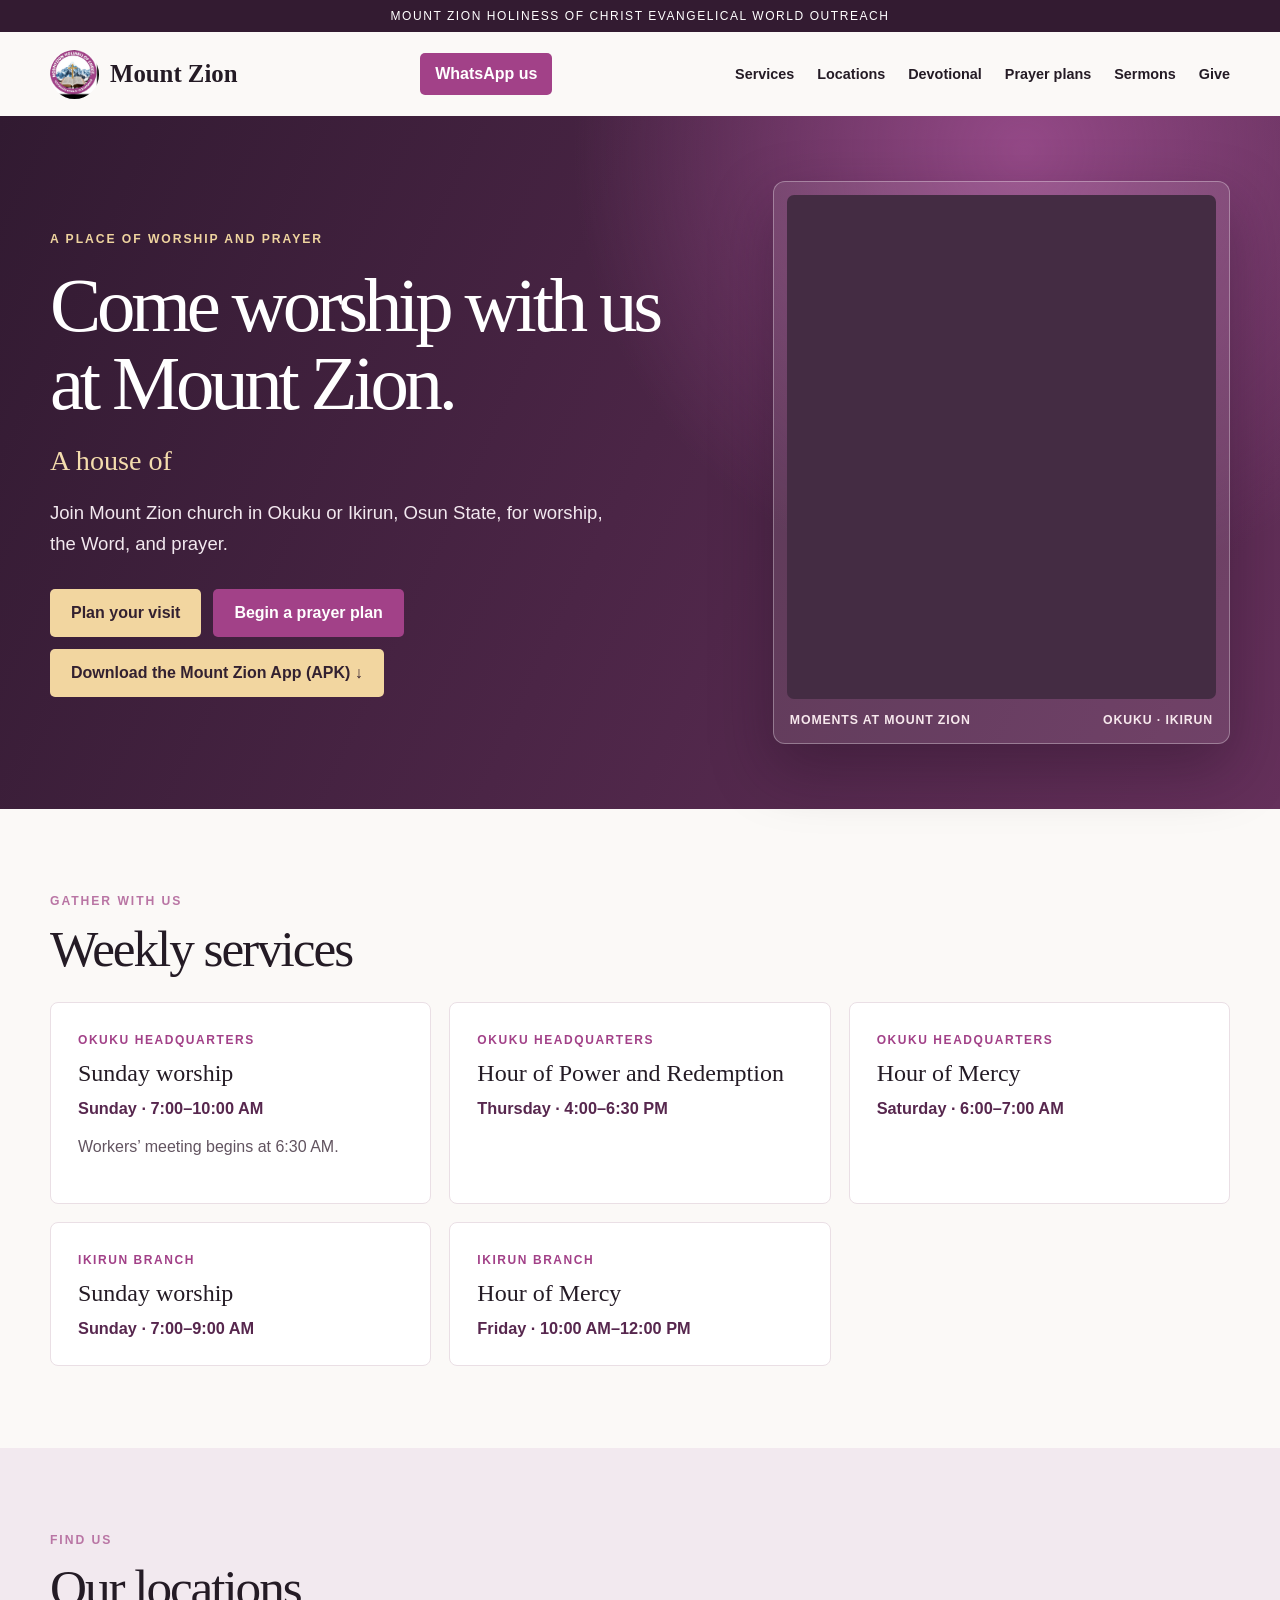
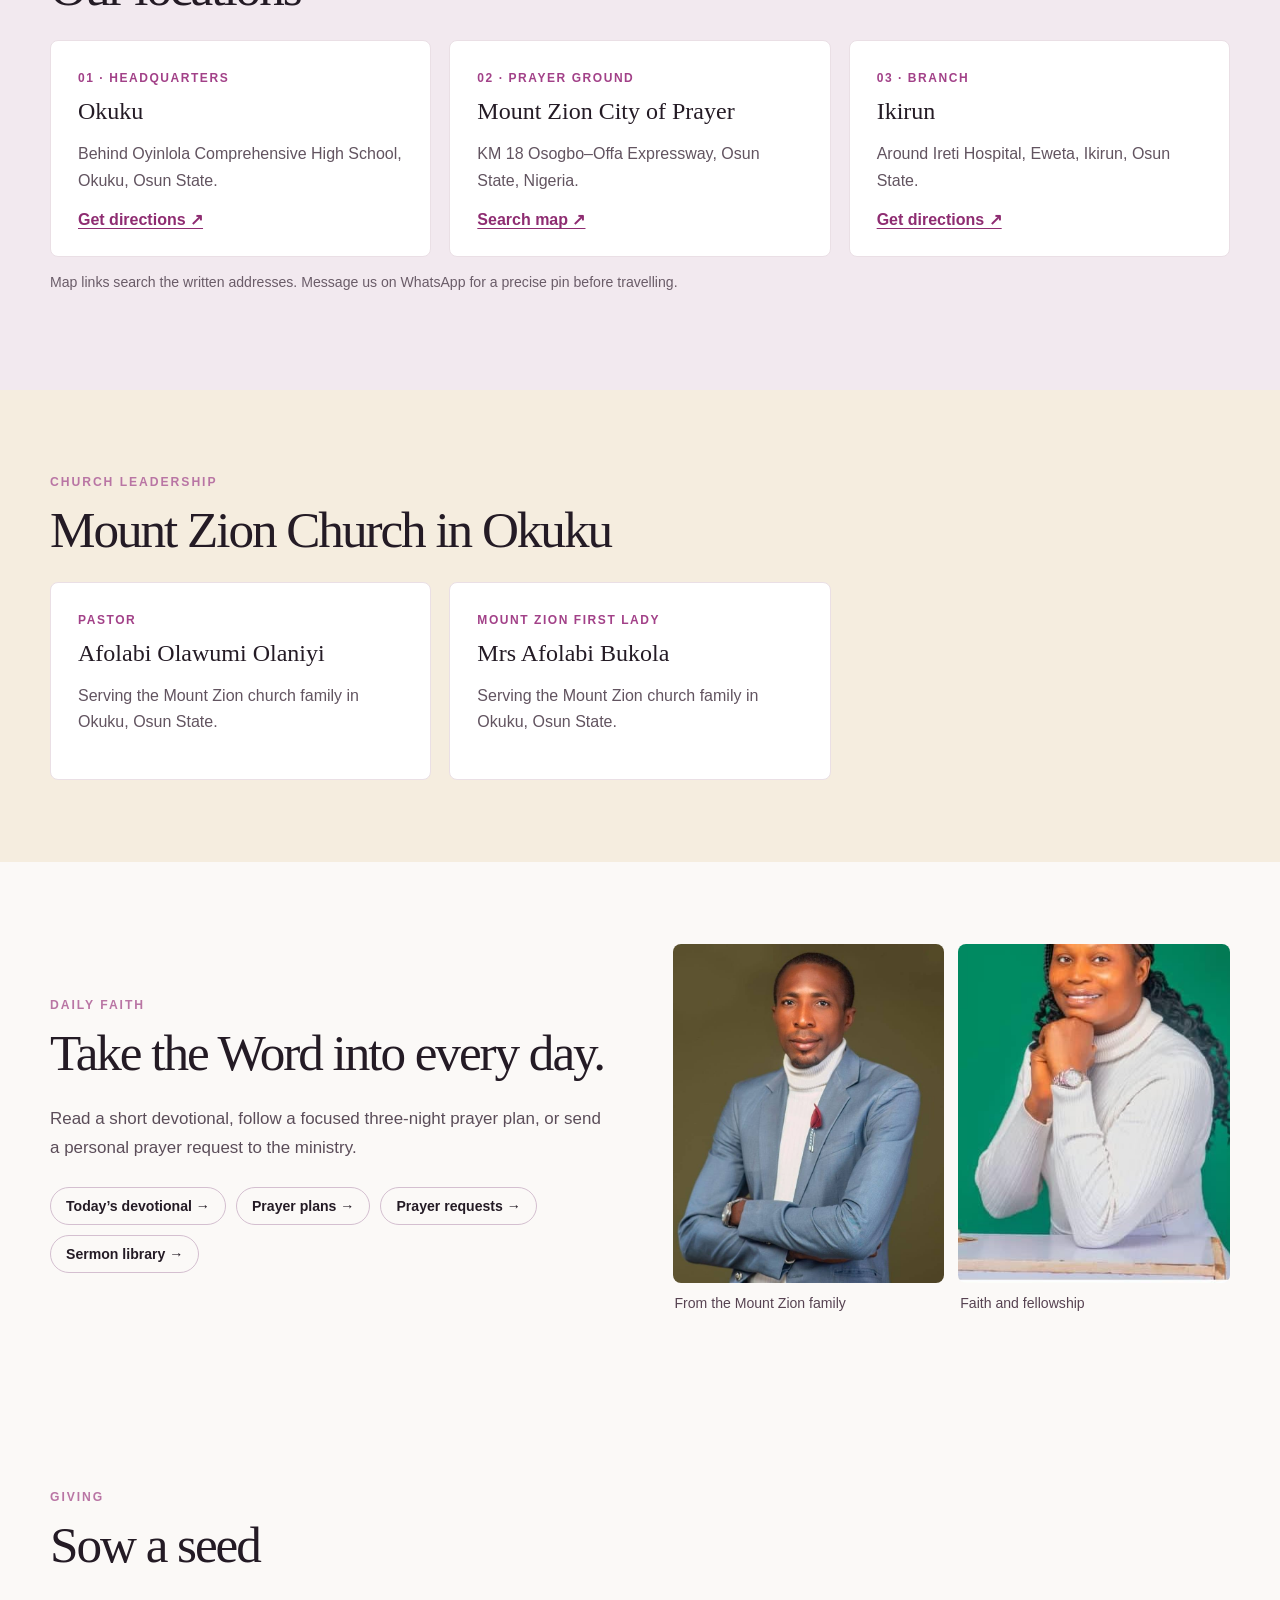
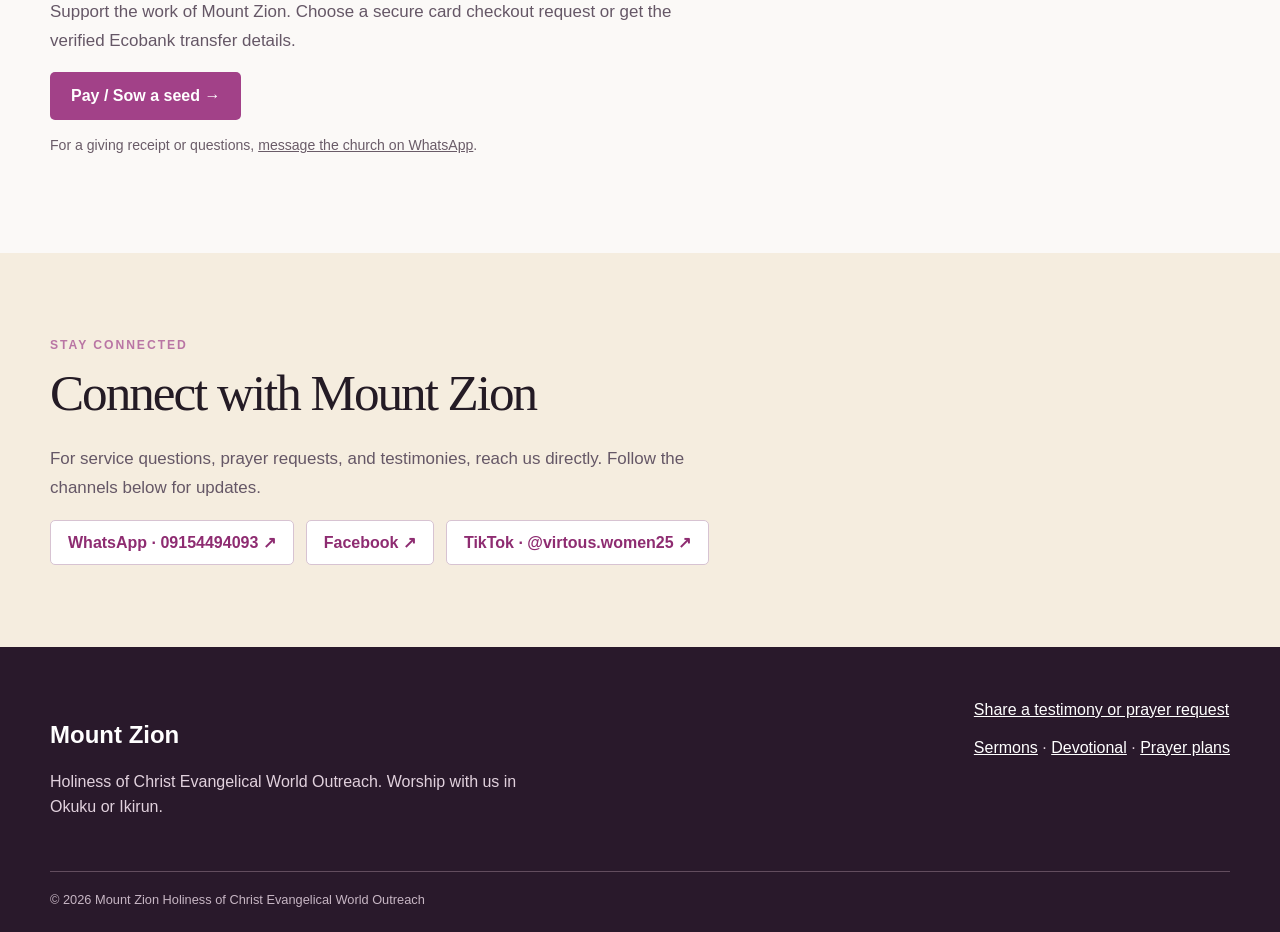
<file: index.html>
<!doctype html><html lang="en"><head><meta charset="utf-8"><meta name="google-site-verification" content="qtwjVLk-SEoEZQevaq460zHIDkOmRolDUWnPaVbhALU" /><meta name="viewport" content="width=device-width,initial-scale=1"><title>Mount Zion Church in Okuku &amp; Ikirun, Osun</title><meta name="description" content="Mount Zion Holiness of Christ Evangelical World Outreach is a holiness church in Okuku and Ikirun, Osun State, Nigeria. Find service times, prayer plans, sermons and directions."><link rel="icon" href="assets/logo.png"><link rel="stylesheet" href="styles.css"><script defer src="site.js"></script><link rel="canonical" href="https://mountzion-lemon.vercel.app/"><meta property="og:type" content="website"><meta property="og:site_name" content="Mount Zion Holiness of Christ Evangelical World Outreach"><meta property="og:title" content="Mount Zion Church in Okuku &amp; Ikirun, Osun"><meta property="og:description" content="Join Mount Zion for worship, prayer and fellowship in Okuku or Ikirun, Osun State, Nigeria."><meta property="og:url" content="https://mountzion-lemon.vercel.app/"><meta property="og:image" content="https://mountzion-lemon.vercel.app/assets/logo.png"><meta name="twitter:card" content="summary"><meta name="twitter:title" content="Mount Zion Church in Okuku &amp; Ikirun, Osun"><meta name="twitter:description" content="Worship, prayer and fellowship in Okuku and Ikirun, Osun State, Nigeria."><script type="application/ld+json">{"@context":"https://schema.org","@graph":[{"@type":"WebSite","@id":"https://mountzion-lemon.vercel.app/#website","url":"https://mountzion-lemon.vercel.app/","name":"Mount Zion Holiness of Christ Evangelical World Outreach","alternateName":["Mount Zion","Mount Zion Church","Mount Zion Holiness Church"],"inLanguage":"en-NG","publisher":{"@id":"https://mountzion-lemon.vercel.app/#church"}},{"@type":"Church","@id":"https://mountzion-lemon.vercel.app/#church","name":"Mount Zion Holiness of Christ Evangelical World Outreach","alternateName":["Mount Zion","Mount Zion Church","Mount Zion Holiness Church"],"url":"https://mountzion-lemon.vercel.app/","logo":"https://mountzion-lemon.vercel.app/assets/logo.png","description":"A holiness church serving Okuku, Ikirun and Osogbo in Osun State, Nigeria, with worship, prayer and fellowship.","telephone":"+2349154494093","address":{"@type":"PostalAddress","streetAddress":"Behind Oyinlola Comprehensive High School","addressLocality":"Okuku","addressRegion":"Osun State","addressCountry":"NG"},"areaServed":["Okuku","Ikirun","Osogbo","Osun State, Nigeria"]}]}</script></head><body><div class="top">Mount Zion Holiness of Christ Evangelical World Outreach</div><header class="nav wrap"><a class="brand" href="index.html"><img src="assets/logo.png" alt="Mount Zion logo">Mount Zion</a><div class="nav-actions"><a class="nav-cta" href="https://wa.me/2349154494093" target="_blank" rel="noopener">WhatsApp us</a><button class="menu-toggle" type="button" aria-label="Open navigation menu" aria-expanded="false" aria-controls="main-navigation"><span aria-hidden="true">☰</span></button></div><nav class="links" id="main-navigation" aria-label="Main navigation"><a href="index.html#services">Services</a><a href="index.html#locations">Locations</a><a href="devotional.html">Devotional</a><a href="prayers.html">Prayer plans</a><a href="sermons.html">Sermons</a><a href="giving.html">Give</a></nav></header><main><section class="hero"><div class="wrap hero-grid"><div><span class="kicker">A place of worship and prayer</span><h1>Come worship with us at Mount Zion.</h1><div class="hero-cycle" aria-label="A house of deliverance, holiness, revival and prayer"><span class="cycle-prefix">A house of</span><span class="cycle-window" aria-hidden="true"><span>Deliverance</span><span>Holiness</span><span>Revival</span><span>Prayer</span></span></div><p>Join Mount Zion church in Okuku or Ikirun, Osun State, for worship, the Word, and prayer.</p><div class="hero-actions"><a class="button light" href="#services">Plan your visit</a><a class="button" href="prayers.html">Begin a prayer plan</a><a class="button light" href="https://github.com/brightemm001/MOUNTZION/releases/download/v1.0.0/application-ad540976-0834-4d4d-b5ec-43db1a7e882d.apk">Download the Mount Zion App (APK) ↓</a></div></div><div class="hero-gallery" aria-label="Photos from Mount Zion church"><div class="gallery-frame"><img src="assets/pastor-preaching.jpg" alt="Mount Zion pastor preaching" class="gallery-photo"><img src="assets/prayer-gathering.jpg" alt="Church leaders gathered in prayer" class="gallery-photo"><img src="assets/revival.jpg" alt="Mount Zion revival program" class="gallery-photo"><img src="assets/city-of-prayer.jpg" alt="Mount Zion City of Prayer sign" class="gallery-photo"></div><div class="gallery-caption"><span>Moments at Mount Zion</span><span>Okuku · Ikirun</span></div></div></div></section><section class="section wrap" id="services"><span class="kicker">Gather with us</span><h2>Weekly services</h2><div class="grid"><article class="card"><span class="eyeline">Okuku headquarters</span><h3>Sunday worship</h3><strong>Sunday · 7:00–10:00 AM</strong><p>Workers’ meeting begins at 6:30 AM.</p></article><article class="card"><span class="eyeline">Okuku headquarters</span><h3>Hour of Power and Redemption</h3><strong>Thursday · 4:00–6:30 PM</strong></article><article class="card"><span class="eyeline">Okuku headquarters</span><h3>Hour of Mercy</h3><strong>Saturday · 6:00–7:00 AM</strong></article><article class="card"><span class="eyeline">Ikirun branch</span><h3>Sunday worship</h3><strong>Sunday · 7:00–9:00 AM</strong></article><article class="card"><span class="eyeline">Ikirun branch</span><h3>Hour of Mercy</h3><strong>Friday · 10:00 AM–12:00 PM</strong></article></div></section><section class="section tint" id="locations"><div class="wrap"><span class="kicker">Find us</span><h2>Our locations</h2><div class="grid"><article class="card location"><span class="eyeline">01 · Headquarters</span><h3>Okuku</h3><p>Behind Oyinlola Comprehensive High School, Okuku, Osun State.</p><a target="_blank" rel="noopener" href="https://www.google.com/maps/search/?api=1&query=Behind+Oyinlola+Comprehensive+High+School+Okuku+Osun+State">Get directions ↗</a></article><article class="card location"><span class="eyeline">02 · Prayer ground</span><h3>Mount Zion City of Prayer</h3><p>KM 18 Osogbo–Offa Expressway, Osun State, Nigeria.</p><a target="_blank" rel="noopener" href="https://www.google.com/maps/search/?api=1&query=KM+18+Osogbo+Offa+Expressway+Osun+State">Search map ↗</a></article><article class="card location"><span class="eyeline">03 · Branch</span><h3>Ikirun</h3><p>Around Ireti Hospital, Eweta, Ikirun, Osun State.</p><a target="_blank" rel="noopener" href="https://www.google.com/maps/search/?api=1&query=Ireti+Hospital+Eweta+Ikirun+Osun+State">Get directions ↗</a></article></div><p class="small">Map links search the written addresses. Message us on WhatsApp for a precise pin before travelling.</p></div></section><section class="section cream" id="leadership"><div class="wrap"><span class="kicker">Church leadership</span><h2>Mount Zion Church in Okuku</h2><div class="grid"><article class="card"><span class="eyeline">Pastor</span><h3>Afolabi Olawumi Olaniyi</h3><p>Serving the Mount Zion church family in Okuku, Osun State.</p></article><article class="card"><span class="eyeline">Mount Zion First Lady</span><h3>Mrs Afolabi Bukola</h3><p>Serving the Mount Zion church family in Okuku, Osun State.</p></article></div></div></section><section class="section wrap"><div class="split"><div><span class="kicker">Daily faith</span><h2>Take the Word into every day.</h2><p class="intro">Read a short devotional, follow a focused three-night prayer plan, or send a personal prayer request to the ministry.</p><div class="quick"><a href="devotional.html">Today’s devotional →</a><a href="prayers.html">Prayer plans →</a><a href="connect.html">Prayer requests →</a><a href="sermons.html">Sermon library →</a></div></div><div class="portraits"><figure><img src="assets/pastor.jpg" alt="Portrait supplied for the Mount Zion pastor"><figcaption>From the Mount Zion family</figcaption></figure><figure><img src="assets/womens-ministry.jpg" alt="Portrait supplied for Mount Zion women’s ministry"><figcaption>Faith and fellowship</figcaption></figure></div></div></section><section class="section wrap" id="giving"><span class="kicker">Giving</span><h2>Sow a seed</h2><p class="intro">Support the work of Mount Zion. Choose a secure card checkout request or get the verified Ecobank transfer details.</p><a class="button" href="giving.html">Pay / Sow a seed →</a><p class="small">For a giving receipt or questions, <a href="https://wa.me/2349154494093" target="_blank" rel="noopener">message the church on WhatsApp</a>.</p></section><section class="section cream" id="social"><div class="wrap"><span class="kicker">Stay connected</span><h2>Connect with Mount Zion</h2><p class="intro">For service questions, prayer requests, and testimonies, reach us directly. Follow the channels below for updates.</p><div class="social"><a href="https://wa.me/2349154494093" target="_blank" rel="noopener">WhatsApp · 09154494093 ↗</a><a href="https://web.facebook.com/olaniyi.olawumi.184" target="_blank" rel="noopener">Facebook ↗</a><a href="https://www.tiktok.com/@virtous.women25" target="_blank" rel="noopener">TikTok · @virtous.women25 ↗</a></div></div></section></main><footer class="footer"><div class="wrap footer-grid"><div><h2>Mount Zion</h2><p>Holiness of Christ Evangelical World Outreach. Worship with us in Okuku or Ikirun.</p></div><div><a href="connect.html">Share a testimony or prayer request</a><p><a href="sermons.html">Sermons</a> · <a href="devotional.html">Devotional</a> · <a href="prayers.html">Prayer plans</a></p></div></div><div class="wrap copy">© 2026 Mount Zion Holiness of Christ Evangelical World Outreach</div></footer></body></html>
</file>
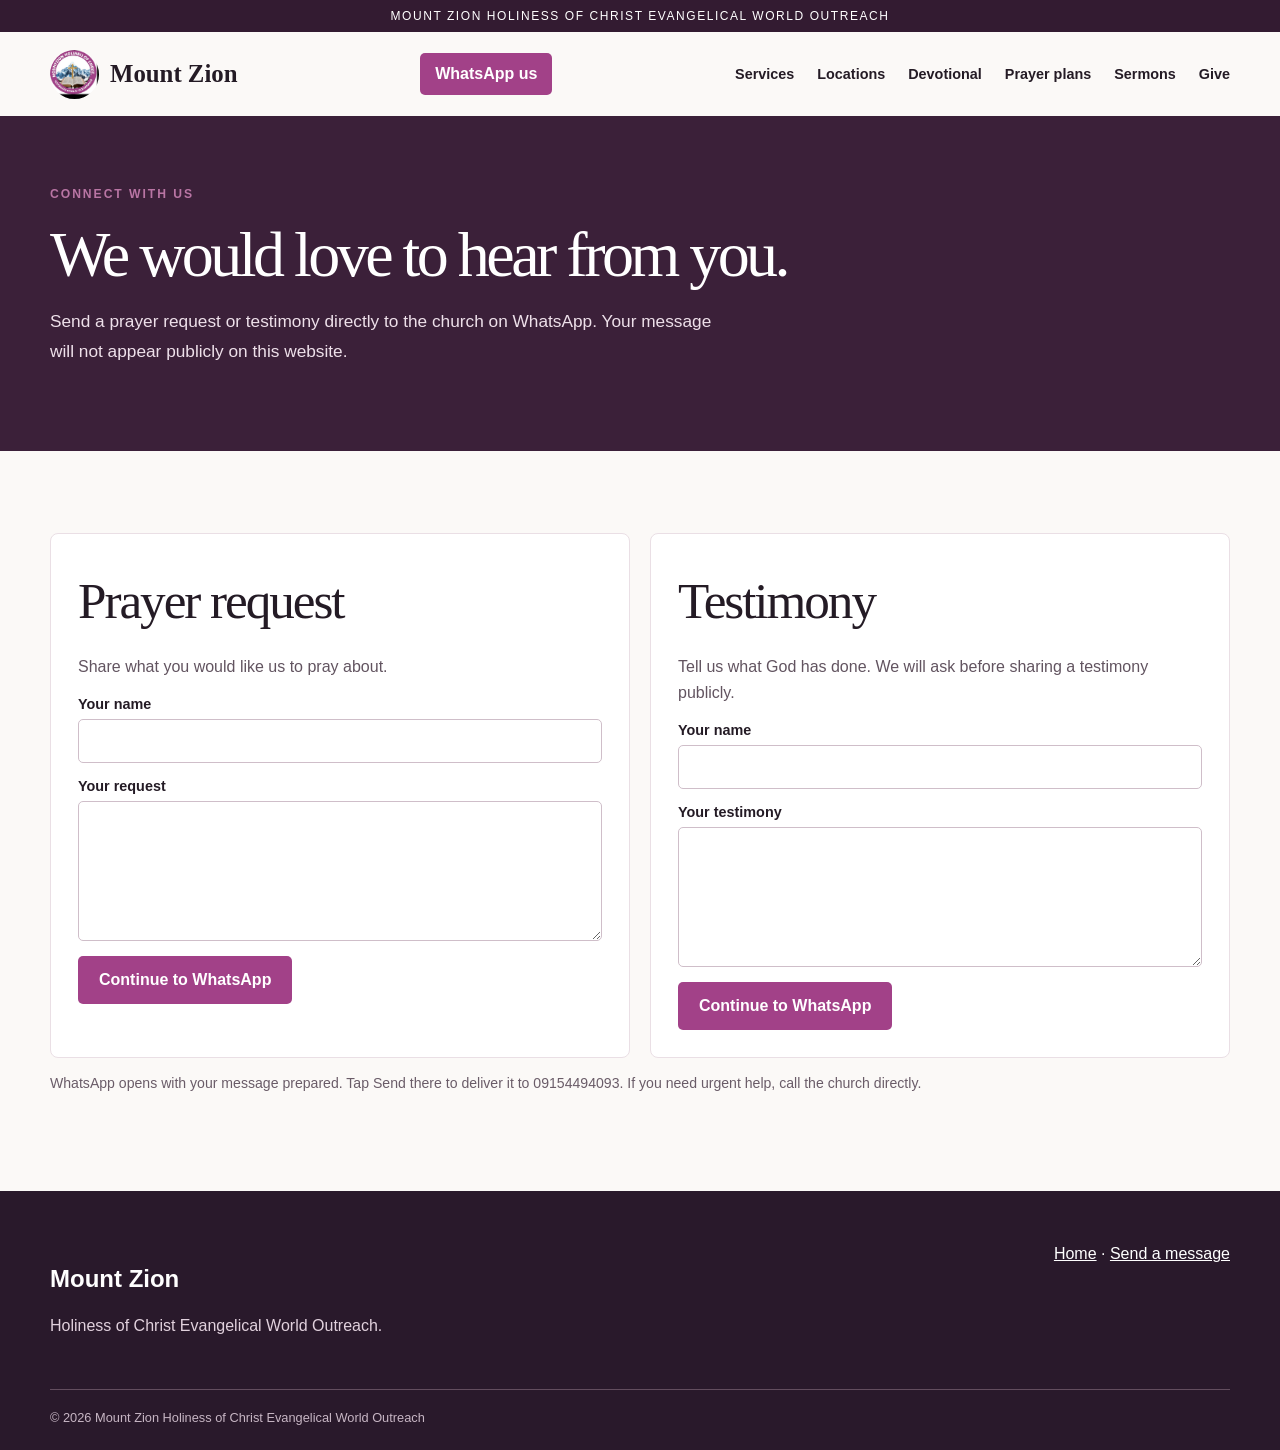
<file: connect.html>
<!doctype html><html lang="en"><head><meta charset="utf-8"><meta name="viewport" content="width=device-width,initial-scale=1"><link rel="icon" href="assets/logo.png"><link rel="stylesheet" href="styles.css"><script defer src="site.js"></script><title>Send a Prayer Request or Testimony | Mount Zion Church</title><meta name="description" content="Send a private prayer request or testimony to Mount Zion Holiness of Christ Evangelical World Outreach by WhatsApp."><link rel="canonical" href="https://mountzion-lemon.vercel.app/connect.html"></head><body><div class="top">Mount Zion Holiness of Christ Evangelical World Outreach</div><header class="nav wrap"><a class="brand" href="index.html"><img src="assets/logo.png" alt="Mount Zion logo">Mount Zion</a><div class="nav-actions"><a class="nav-cta" href="https://wa.me/2349154494093" target="_blank" rel="noopener">WhatsApp us</a><button class="menu-toggle" type="button" aria-label="Open navigation menu" aria-expanded="false" aria-controls="main-navigation"><span aria-hidden="true">☰</span></button></div><nav class="links" id="main-navigation" aria-label="Main navigation"><a href="index.html#services">Services</a><a href="index.html#locations">Locations</a><a href="devotional.html">Devotional</a><a href="prayers.html">Prayer plans</a><a href="sermons.html">Sermons</a><a href="giving.html">Give</a></nav></header><main><section class="page-hero"><div class="wrap"><span class="kicker">Connect with us</span><h1>We would love to hear from you.</h1><p>Send a prayer request or testimony directly to the church on WhatsApp. Your message will not appear publicly on this website.</p></div></section><section class="section wrap"><div class="two"><article class="card"><h2>Prayer request</h2><p>Share what you would like us to pray about.</p><form class="form" data-message-type="prayer request"><label>Your name<input name="name" required autocomplete="name"></label><label>Your request<textarea name="message" required minlength="10"></textarea></label><button class="button" type="submit">Continue to WhatsApp</button></form></article><article class="card"><h2>Testimony</h2><p>Tell us what God has done. We will ask before sharing a testimony publicly.</p><form class="form" data-message-type="testimony"><label>Your name<input name="name" required autocomplete="name"></label><label>Your testimony<textarea name="message" required minlength="10"></textarea></label><button class="button" type="submit">Continue to WhatsApp</button></form></article></div><p class="small">WhatsApp opens with your message prepared. Tap Send there to deliver it to 09154494093. If you need urgent help, call the church directly.</p></section></main><footer class="footer"><div class="wrap footer-grid"><div><h2>Mount Zion</h2><p>Holiness of Christ Evangelical World Outreach.</p></div><div><a href="index.html">Home</a> · <a href="connect.html">Send a message</a></div></div><div class="wrap copy">© 2026 Mount Zion Holiness of Christ Evangelical World Outreach</div></footer></body></html>
</file>
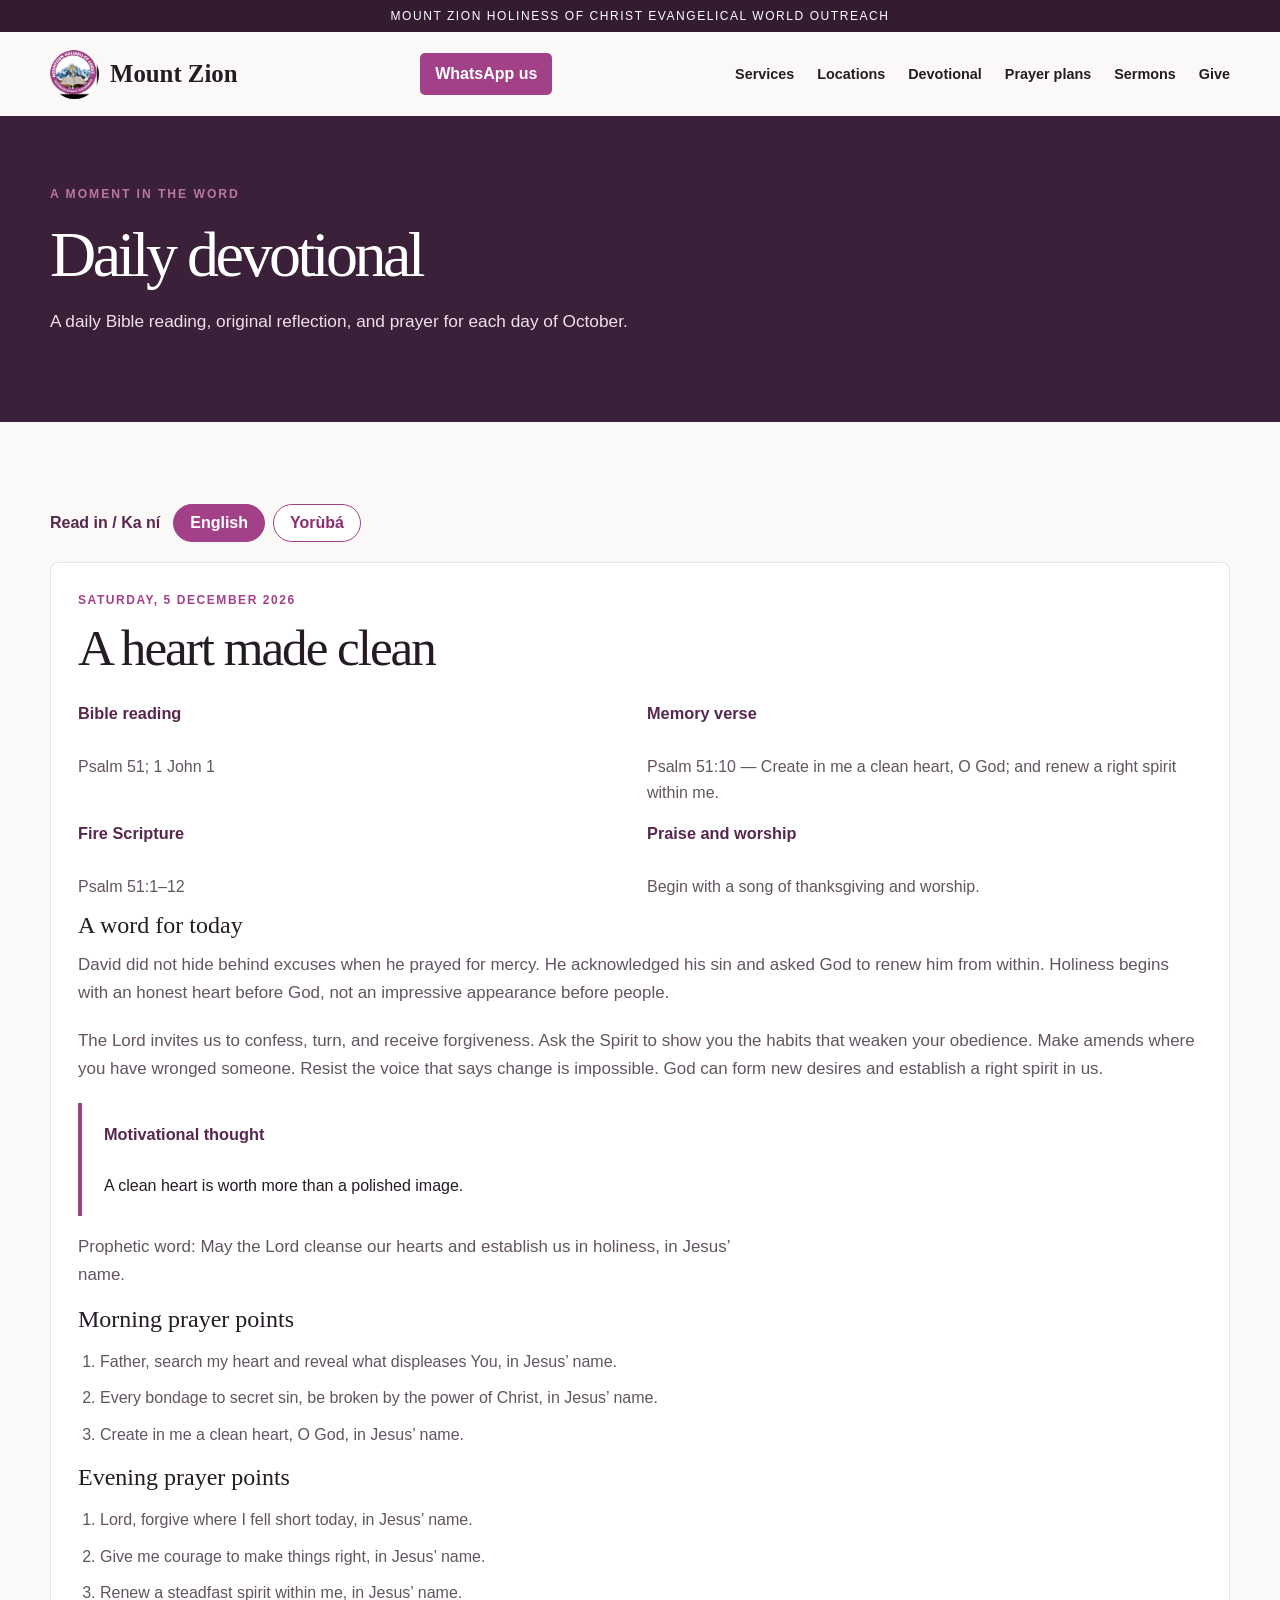
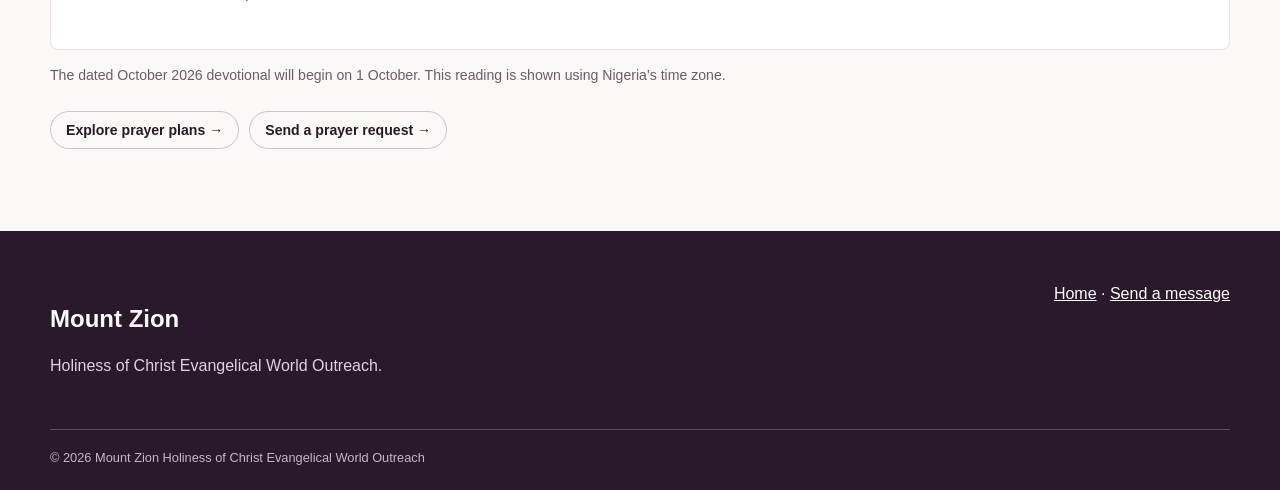
<file: devotional.html>
<!doctype html><html lang="en"><head><meta charset="utf-8"><meta name="viewport" content="width=device-width,initial-scale=1"><link rel="icon" href="assets/logo.png"><link rel="stylesheet" href="styles.css"><script defer src="site.js"></script><title>Daily Devotional and Prayer Points | Mount Zion Church</title><meta name="description" content="Read today’s Mount Zion devotional with Bible readings, a Scripture reflection, and morning and evening prayer points."><link rel="canonical" href="https://mountzion-lemon.vercel.app/devotional.html"></head><body><div class="top">Mount Zion Holiness of Christ Evangelical World Outreach</div><header class="nav wrap"><a class="brand" href="index.html"><img src="assets/logo.png" alt="Mount Zion logo">Mount Zion</a><div class="nav-actions"><a class="nav-cta" href="https://wa.me/2349154494093" target="_blank" rel="noopener">WhatsApp us</a><button class="menu-toggle" type="button" aria-label="Open navigation menu" aria-expanded="false" aria-controls="main-navigation"><span aria-hidden="true">☰</span></button></div><nav class="links" id="main-navigation" aria-label="Main navigation"><a href="index.html#services">Services</a><a href="index.html#locations">Locations</a><a href="devotional.html">Devotional</a><a href="prayers.html">Prayer plans</a><a href="sermons.html">Sermons</a><a href="giving.html">Give</a></nav></header><main><section class="page-hero"><div class="wrap"><span class="kicker">A moment in the Word</span><h1>Daily devotional</h1><p>A daily Bible reading, original reflection, and prayer for each day of October.</p></div></section><section class="section wrap"><div class="language-picker" role="group" aria-label="Devotional language"><span>Read in / Ka ní</span><button type="button" data-language="en" aria-pressed="true">English</button><button type="button" data-language="yo" aria-pressed="false">Yorùbá</button></div><article class="card" id="today" aria-live="polite"><span class="eyeline" id="dev-date"></span><h2 id="dev-title"></h2><div class="dev-meta"><p><strong id="label-reading">Bible reading</strong><br><span id="dev-reading"></span></p><p><strong id="label-verse">Memory verse (KJV)</strong><br><span id="dev-verse"></span></p><p><strong id="label-fire">Fire Scripture</strong><br><span id="dev-fire"></span></p><p><strong id="label-worship">Praise and worship</strong><br><span id="label-worship-text">Begin with a song of thanksgiving and worship.</span></p></div><h3 class="dev-heading" id="label-word">A word for today</h3><div id="dev-message" class="dev-message"></div><div class="notice"><strong id="label-thought">Thought for today</strong><br><span id="dev-quote"></span></div><p id="dev-declaration" class="intro"></p><h3 class="dev-heading" id="label-morning">Morning prayer points</h3><ol id="dev-morning" class="dev-prayers"></ol><h3 class="dev-heading" id="label-evening">Evening prayer points</h3><ol id="dev-evening" class="dev-prayers"></ol></article><p class="small" id="dev-note">Original Mount Zion devotional readings for October 2026. The page changes by Nigeria’s date and is available in English and Yorùbá.</p><div class="quick"><a href="prayers.html">Explore prayer plans →</a><a href="connect.html">Send a prayer request →</a></div></section></main><script src="devotional-yo.js"></script><script src="devotional-oct-2026.js"></script><script src="devotional.js"></script><footer class="footer"><div class="wrap footer-grid"><div><h2>Mount Zion</h2><p>Holiness of Christ Evangelical World Outreach.</p></div><div><a href="index.html">Home</a> · <a href="connect.html">Send a message</a></div></div><div class="wrap copy">© 2026 Mount Zion Holiness of Christ Evangelical World Outreach</div></footer></body></html>
</file>
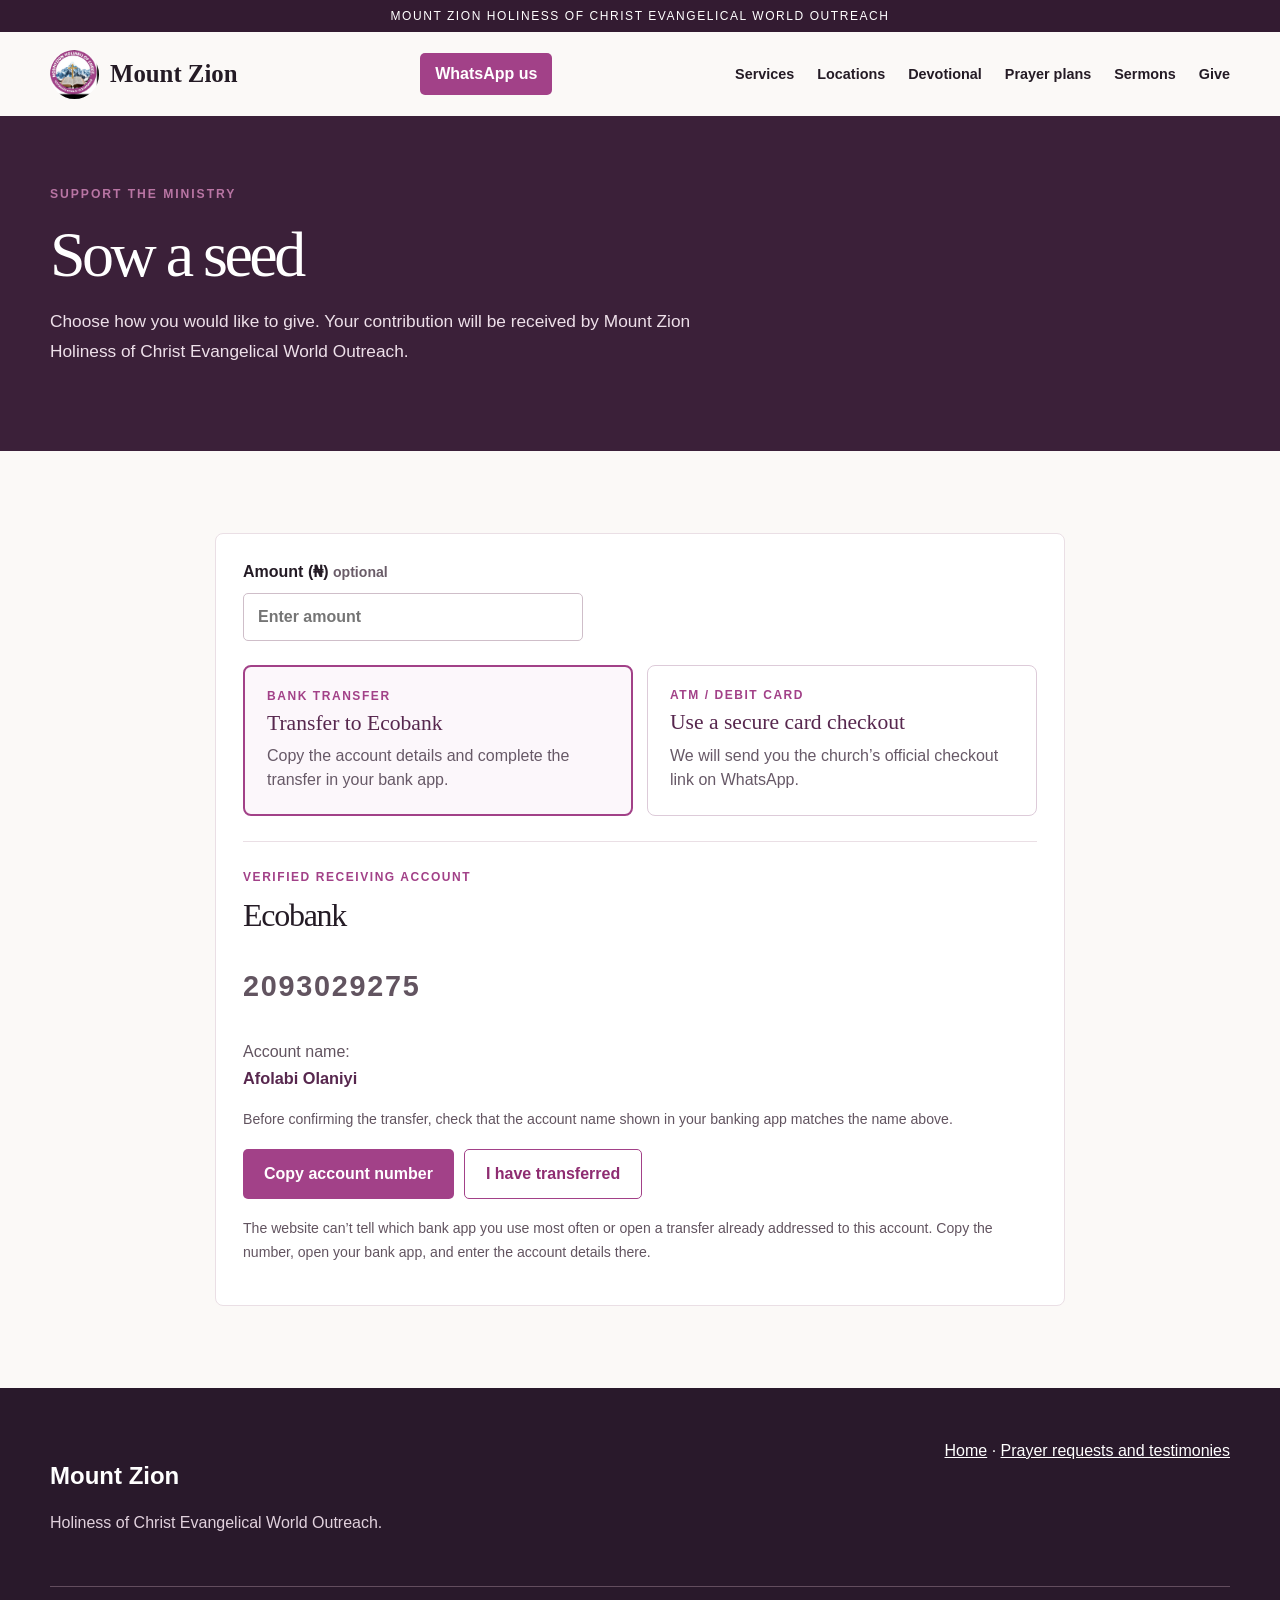
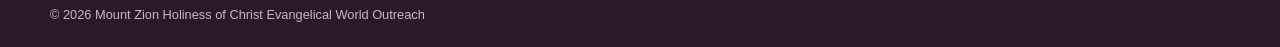
<file: giving.html>
<!doctype html><html lang="en"><head><meta charset="utf-8"><meta name="viewport" content="width=device-width,initial-scale=1"><link rel="icon" href="assets/logo.png"><link rel="stylesheet" href="styles.css"><script defer src="site.js"></script><title>Give to Mount Zion | Secure Giving</title><meta name="description" content="Support Mount Zion by requesting secure card checkout or using the verified Ecobank bank transfer details."><link rel="canonical" href="https://mountzion-lemon.vercel.app/giving.html"></head><body><div class="top">Mount Zion Holiness of Christ Evangelical World Outreach</div><header class="nav wrap"><a class="brand" href="index.html"><img src="assets/logo.png" alt="Mount Zion logo">Mount Zion</a><div class="nav-actions"><a class="nav-cta" href="https://wa.me/2349154494093" target="_blank" rel="noopener">WhatsApp us</a><button class="menu-toggle" type="button" aria-label="Open navigation menu" aria-expanded="false" aria-controls="main-navigation"><span aria-hidden="true">☰</span></button></div><nav class="links" id="main-navigation" aria-label="Main navigation"><a href="index.html#services">Services</a><a href="index.html#locations">Locations</a><a href="devotional.html">Devotional</a><a href="prayers.html">Prayer plans</a><a href="sermons.html">Sermons</a><a href="giving.html">Give</a></nav></header><main><section class="page-hero"><div class="wrap"><span class="kicker">Support the ministry</span><h1>Sow a seed</h1><p>Choose how you would like to give. Your contribution will be received by Mount Zion Holiness of Christ Evangelical World Outreach.</p></div></section><section class="section wrap"><div class="card giving-card"><label class="amount-label" for="gift-amount">Amount (₦) <span class="small">optional</span><input id="gift-amount" type="number" inputmode="numeric" min="100" step="100" placeholder="Enter amount"></label><div class="giving-options" role="group" aria-label="Choose payment method"><button class="giving-option active" type="button" data-method="transfer" aria-pressed="true"><span class="eyeline">Bank transfer</span><strong>Transfer to Ecobank</strong><span>Copy the account details and complete the transfer in your bank app.</span></button><button class="giving-option" type="button" data-method="card" aria-pressed="false"><span class="eyeline">ATM / debit card</span><strong>Use a secure card checkout</strong><span>We will send you the church’s official checkout link on WhatsApp.</span></button></div><section id="transfer-panel" class="giving-panel" aria-live="polite"><span class="eyeline">Verified receiving account</span><h2>Ecobank</h2><p class="account-number">2093029275</p><p>Account name: <strong>Afolabi Olaniyi</strong></p><p class="small">Before confirming the transfer, check that the account name shown in your banking app matches the name above.</p><div class="giving-actions"><button class="button" type="button" id="copy-ecobank">Copy account number</button><a class="button outline" id="confirm-transfer" href="https://wa.me/2349154494093" target="_blank" rel="noopener">I have transferred</a></div><p class="small">The website can’t tell which bank app you use most often or open a transfer already addressed to this account. Copy the number, open your bank app, and enter the account details there.</p></section><section id="card-panel" class="giving-panel" hidden aria-live="polite"><span class="eyeline">Card payment</span><h2>Pay safely with your card</h2><p>Card payments must go through the church’s secure payment provider. This website does not ask for your card number, PIN, expiry date, or CVV.</p><a class="button" id="request-card-link" href="https://wa.me/2349154494093" target="_blank" rel="noopener">Request secure card payment link on WhatsApp</a><p class="small">The church can add direct card checkout here after its payment provider account is connected.</p></section></div></section></main><footer class="footer"><div class="wrap footer-grid"><div><h2>Mount Zion</h2><p>Holiness of Christ Evangelical World Outreach.</p></div><div><a href="index.html">Home</a> · <a href="connect.html">Prayer requests and testimonies</a></div></div><div class="wrap copy">© 2026 Mount Zion Holiness of Christ Evangelical World Outreach</div></footer><script src="giving.js"></script></body></html>
</file>
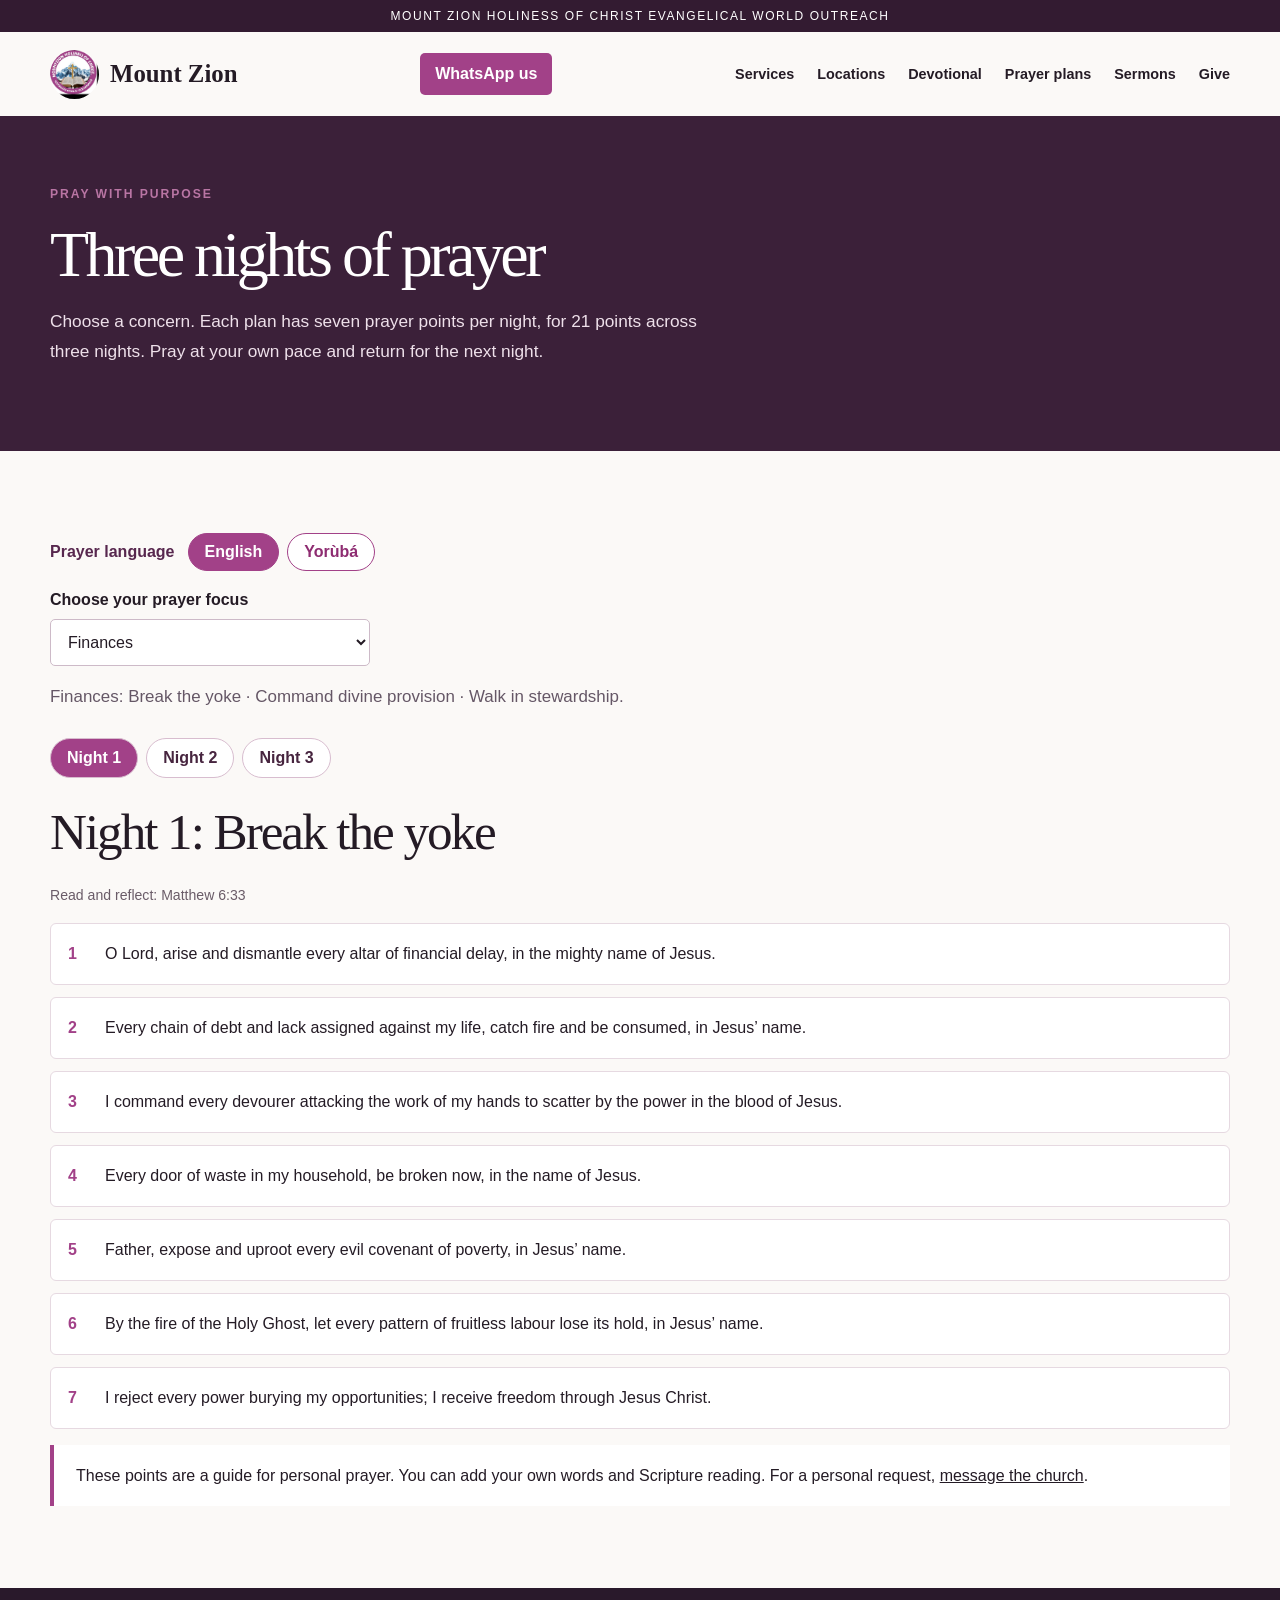
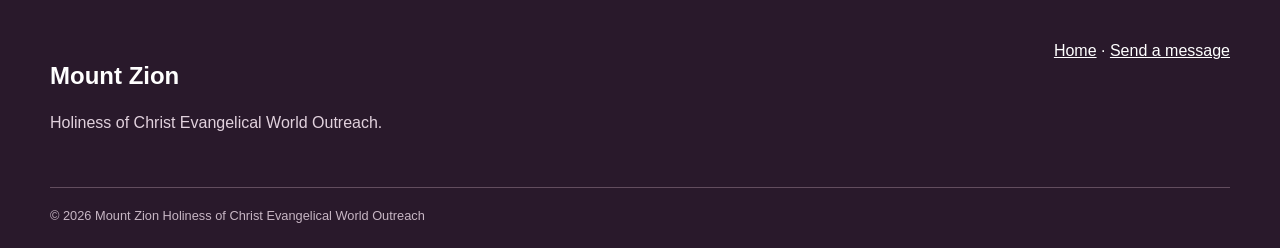
<file: prayers.html>
<!doctype html><html lang="en"><head><meta charset="utf-8"><meta name="viewport" content="width=device-width,initial-scale=1"><link rel="icon" href="assets/logo.png"><link rel="stylesheet" href="styles.css"><script defer src="site.js"></script><title>21 Prayer Points for Breakthrough | Mount Zion Church</title><meta name="description" content="Choose a three-night prayer plan with 21 prayer points for marriage, finances, jobs, education, children, health or family."><link rel="canonical" href="https://mountzion-lemon.vercel.app/prayers.html"></head><body><div class="top">Mount Zion Holiness of Christ Evangelical World Outreach</div><header class="nav wrap"><a class="brand" href="index.html"><img src="assets/logo.png" alt="Mount Zion logo">Mount Zion</a><div class="nav-actions"><a class="nav-cta" href="https://wa.me/2349154494093" target="_blank" rel="noopener">WhatsApp us</a><button class="menu-toggle" type="button" aria-label="Open navigation menu" aria-expanded="false" aria-controls="main-navigation"><span aria-hidden="true">☰</span></button></div><nav class="links" id="main-navigation" aria-label="Main navigation"><a href="index.html#services">Services</a><a href="index.html#locations">Locations</a><a href="devotional.html">Devotional</a><a href="prayers.html">Prayer plans</a><a href="sermons.html">Sermons</a><a href="giving.html">Give</a></nav></header><main><section class="page-hero"><div class="wrap"><span class="kicker" id="prayer-kicker">Pray with purpose</span><h1 id="prayer-title">Three nights of prayer</h1><p id="prayer-description">Choose a concern. Each plan has seven prayer points per night, for 21 points across three nights. Pray at your own pace and return for the next night.</p></div></section><section class="section wrap"><div class="language-picker" role="group" aria-label="Prayer language"><span id="prayer-language-label">Prayer language</span><button type="button" data-prayer-language="en" class="active" aria-pressed="true">English</button><button type="button" data-prayer-language="yo" aria-pressed="false">Yorùbá</button></div><label for="category"><strong id="prayer-focus-label">Choose your prayer focus</strong></label><select id="category" class="category-select"></select><p id="plan-intro" class="intro"></p><div class="tabs" id="prayer-nights" role="group" aria-label="Choose a night"><button type="button" data-day="0" class="active">Night 1</button><button type="button" data-day="1">Night 2</button><button type="button" data-day="2">Night 3</button></div><section aria-live="polite"><h2 class="day" id="day-title"></h2><p class="small" id="day-ref"></p><ol class="prayer-list" id="points"></ol></section><div class="notice"><span id="prayer-note-intro">These points are a guide for personal prayer. You can add your own words and Scripture reading. For a personal request,</span> <a id="prayer-note-link" href="connect.html">message the church</a>.</div></section></main><script src="prayers-yo.js"></script><script src="prayers.js"></script><footer class="footer"><div class="wrap footer-grid"><div><h2>Mount Zion</h2><p>Holiness of Christ Evangelical World Outreach.</p></div><div><a href="index.html">Home</a> · <a href="connect.html">Send a message</a></div></div><div class="wrap copy">© 2026 Mount Zion Holiness of Christ Evangelical World Outreach</div></footer></body></html>
</file>
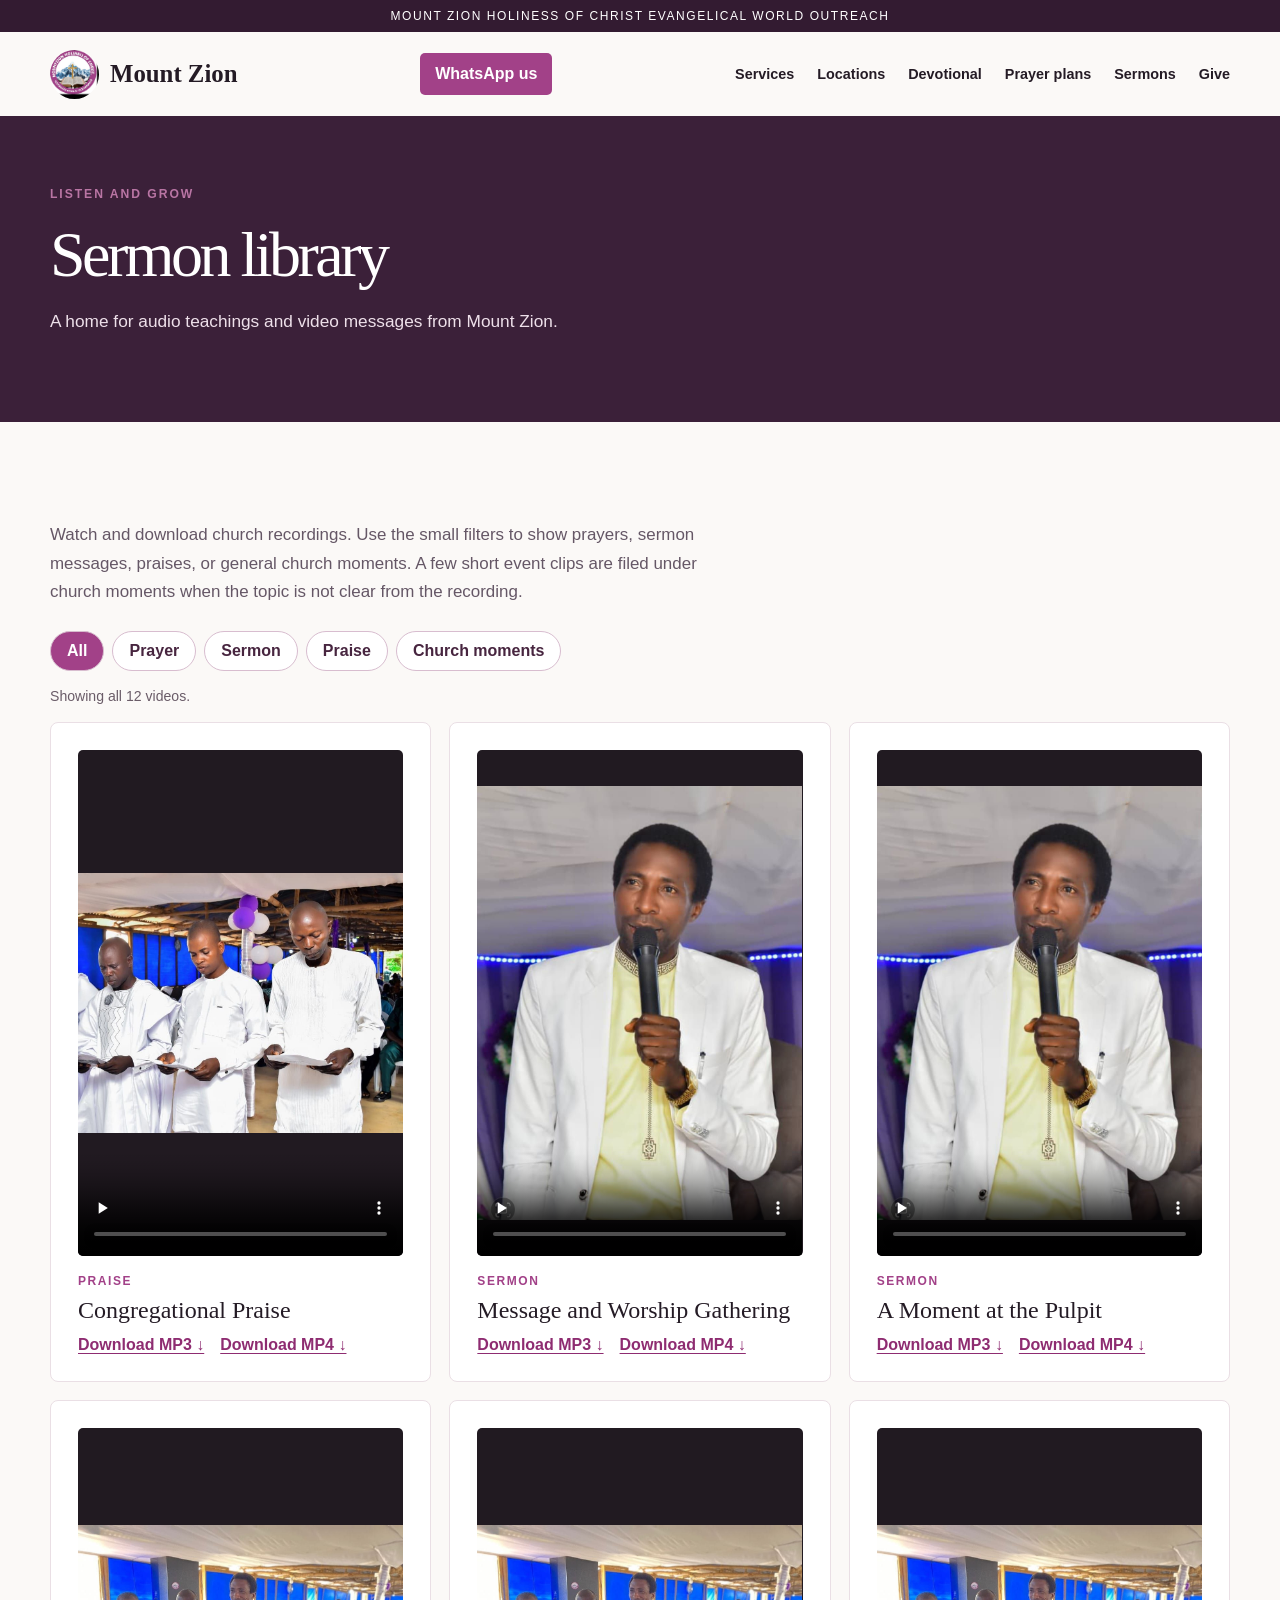
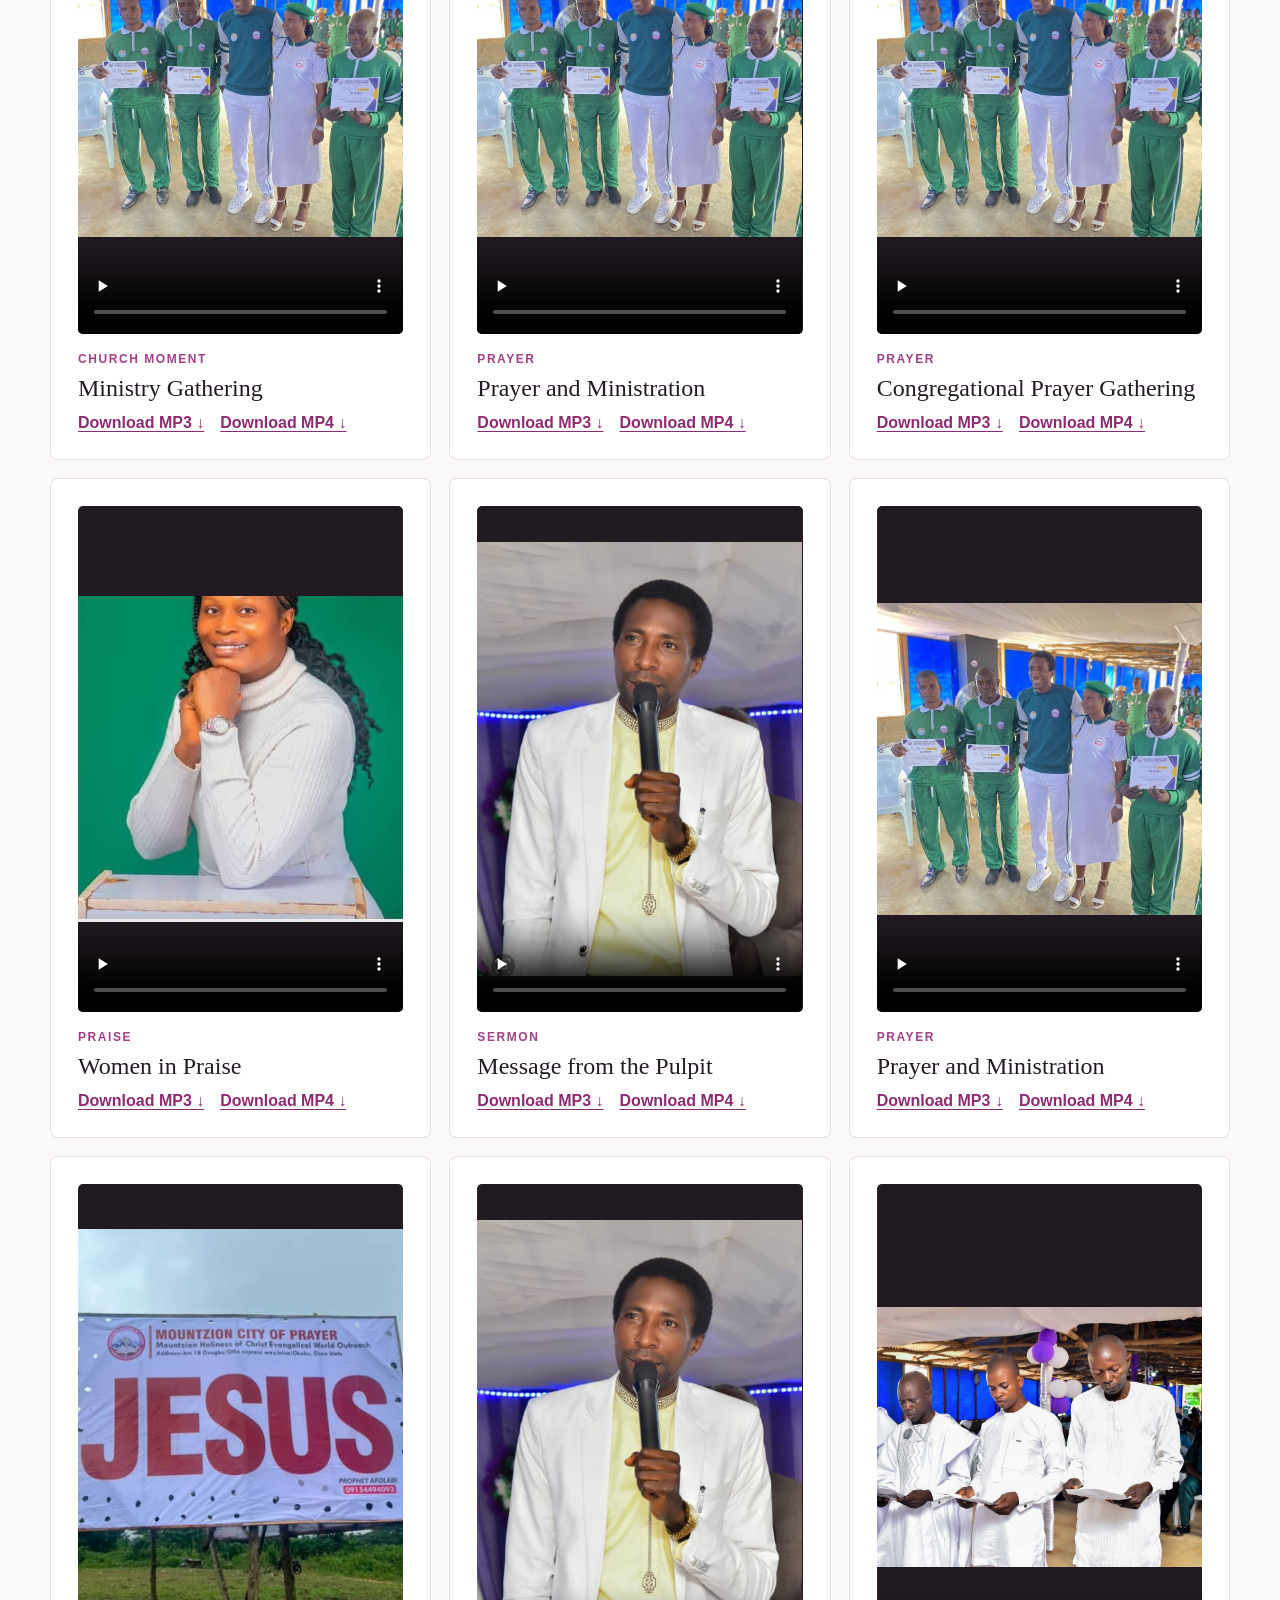
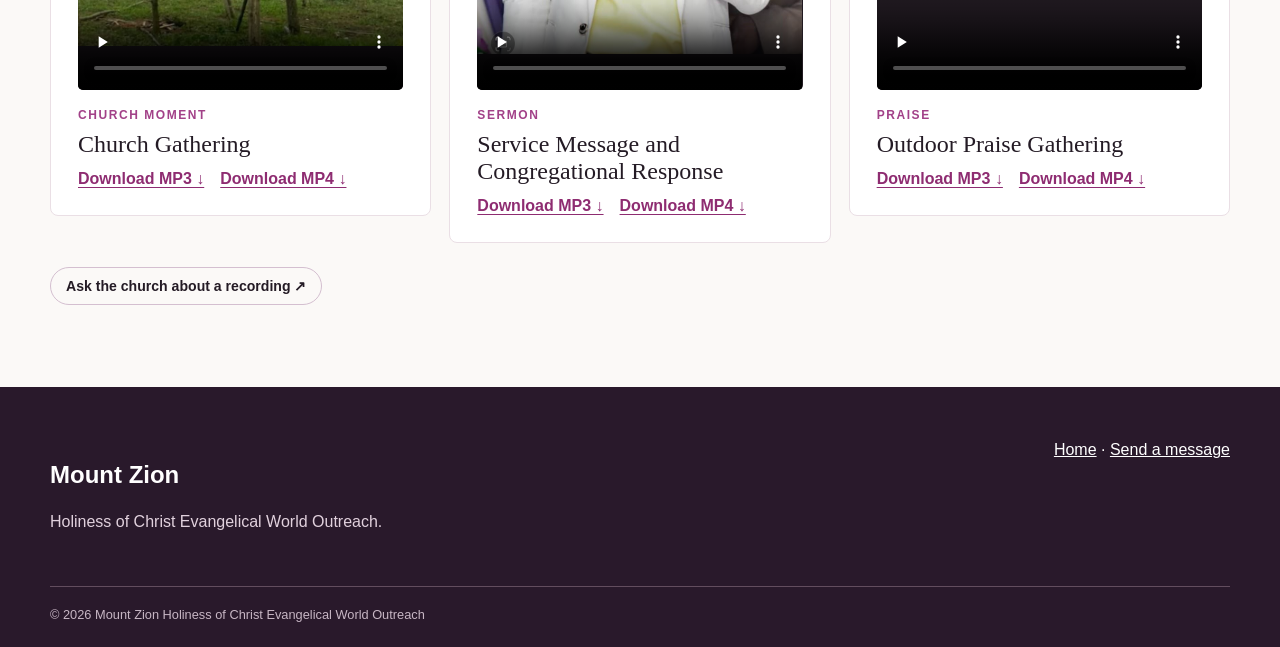
<file: sermons.html>
<!doctype html><html lang="en"><head><meta charset="utf-8"><meta name="viewport" content="width=device-width,initial-scale=1"><link rel="icon" href="assets/logo.png"><link rel="stylesheet" href="styles.css"><script defer src="site.js"></script><title>Prayer, Sermon and Praise Videos | Mount Zion Church</title><meta name="description" content="Watch or download Mount Zion prayer, sermon, and praise videos in MP4 or MP3 format."><link rel="canonical" href="https://mountzion-lemon.vercel.app/sermons.html"></head><body><div class="top">Mount Zion Holiness of Christ Evangelical World Outreach</div><header class="nav wrap"><a class="brand" href="index.html"><img src="assets/logo.png" alt="Mount Zion logo">Mount Zion</a><div class="nav-actions"><a class="nav-cta" href="https://wa.me/2349154494093" target="_blank" rel="noopener">WhatsApp us</a><button class="menu-toggle" type="button" aria-label="Open navigation menu" aria-expanded="false" aria-controls="main-navigation"><span aria-hidden="true">☰</span></button></div><nav class="links" id="main-navigation" aria-label="Main navigation"><a href="index.html#services">Services</a><a href="index.html#locations">Locations</a><a href="devotional.html">Devotional</a><a href="prayers.html">Prayer plans</a><a href="sermons.html">Sermons</a><a href="giving.html">Give</a></nav></header><main><section class="page-hero"><div class="wrap"><span class="kicker">Listen and grow</span><h1>Sermon library</h1><p>A home for audio teachings and video messages from Mount Zion.</p></div></section><section class="section wrap"><p class="intro">Watch and download church recordings. Use the small filters to show prayers, sermon messages, praises, or general church moments. A few short event clips are filed under church moments when the topic is not clear from the recording.</p><div class="tabs media-filters" role="group" aria-label="Filter church videos"><button type="button" class="active" data-video-filter="all" aria-pressed="true">All</button><button type="button" data-video-filter="prayer" aria-pressed="false">Prayer</button><button type="button" data-video-filter="sermon" aria-pressed="false">Sermon</button><button type="button" data-video-filter="praise" aria-pressed="false">Praise</button><button type="button" data-video-filter="gathering" aria-pressed="false">Church moments</button></div><p id="media-filter-status" class="small" aria-live="polite"></p><div id="sermon-library" class="grid media-grid"></div><div class="quick"><a href="https://wa.me/2349154494093?text=Hello%20Mount%20Zion.%20Please%20may%20I%20request%20a%20previous%20sermon%3F" target="_blank" rel="noopener">Ask the church about a recording ↗</a></div></section></main><script src="sermon-library.js"></script><footer class="footer"><div class="wrap footer-grid"><div><h2>Mount Zion</h2><p>Holiness of Christ Evangelical World Outreach.</p></div><div><a href="index.html">Home</a> · <a href="connect.html">Send a message</a></div></div><div class="wrap copy">© 2026 Mount Zion Holiness of Christ Evangelical World Outreach</div></footer></body></html>
</file>
<file: styles.css>
:root{font-family:Arial,Helvetica,sans-serif;color:#241b25;background:#fbf9f7}*{box-sizing:border-box}html{scroll-behavior:smooth}body{margin:0}a{color:inherit}button,input,textarea,select{font:inherit}a:focus-visible,button:focus-visible,input:focus-visible,textarea:focus-visible,select:focus-visible{outline:3px solid #d49d33;outline-offset:3px}.wrap{width:min(1180px,calc(100% - 40px));margin:auto}.top{background:#331b31;color:#fff;text-align:center;padding:9px 20px;font-size:.75rem;letter-spacing:.13em;text-transform:uppercase}.nav{display:flex;align-items:center;justify-content:space-between;gap:25px;min-height:84px}.brand{display:flex;align-items:center;gap:11px;text-decoration:none;font-family:Georgia,serif;font-weight:700;font-size:1.55rem}.brand img{height:49px;width:49px;object-fit:contain;border-radius:50%}.links{display:flex;align-items:center;gap:23px;font-size:.9rem;font-weight:700}.links a{text-decoration:none}.links a:hover,.text-link:hover{text-decoration:underline}.button,.nav-cta{display:inline-block;border:0;background:#a24188;color:white;text-decoration:none;border-radius:5px;padding:15px 21px;font-weight:700;cursor:pointer}.nav-cta{padding:12px 15px}.button.light{background:#f2d6a0;color:#332130}.button.outline{border:1px solid #a24188;background:transparent;color:#8e2c71}.button:hover,.nav-cta:hover{filter:brightness(.92)}.hero{background:radial-gradient(circle at 80% 5%,#944987 0,transparent 37%),linear-gradient(115deg,#311a31,#65305b);color:white}.hero-grid{display:grid;grid-template-columns:1.18fr .82fr;min-height:545px;align-items:center;gap:65px;padding-block:65px}.kicker{color:#b975a4;text-transform:uppercase;font-size:.76rem;font-weight:800;letter-spacing:.16em}.hero .kicker{color:#efd49f}.hero h1,.page-hero h1{font:normal clamp(3.4rem,6vw,5.9rem)/1.02 Georgia,serif;letter-spacing:-.055em;margin:20px 0}.hero p{color:#f2e8ef;font-size:1.16rem;line-height:1.65;max-width:580px}.hero-actions{display:flex;gap:12px;flex-wrap:wrap;margin-top:29px}.hero-visual{display:grid;place-items:center;position:relative}.hero-visual img{width:min(100%,340px);aspect-ratio:1;object-fit:contain;background:white;border:12px solid #ffffff22;border-radius:50%;box-shadow:0 24px 60px #22102155}.section{padding-block:82px}.section h2,.split h2{font:normal clamp(2.4rem,4vw,3.7rem)/1.08 Georgia,serif;letter-spacing:-.04em;margin:12px 0 25px}.intro{max-width:660px;line-height:1.7;color:#655766;font-size:1.06rem}.grid{display:grid;grid-template-columns:repeat(3,1fr);gap:18px}.card{background:white;border:1px solid #eadfe5;border-radius:8px;padding:27px}.card h3{font:normal 1.5rem Georgia,serif;margin:12px 0}.card p,.card li{line-height:1.65;color:#625460}.card strong{display:block;color:#57274e;font-size:1.02rem}.card small{font-size:.86rem;color:#685b66}.card .eyeline{color:#a24188;font-weight:800;font-size:.75rem;letter-spacing:.13em;text-transform:uppercase}.tint{background:#f2e9ef}.cream{background:#f5eddf}.split{display:grid;grid-template-columns:1fr 1fr;gap:65px;align-items:center}.split p{line-height:1.7;color:#5b4d59}.portraits{display:grid;grid-template-columns:1fr 1fr;gap:14px}.portraits figure{margin:0}.portraits img{display:block;width:100%;aspect-ratio:4/5;object-fit:cover;object-position:center top;border-radius:8px}.portraits figcaption{padding:12px 2px;font-size:.88rem;color:#574352}.quick{display:flex;gap:10px;flex-wrap:wrap;margin-top:24px}.quick a{border:1px solid #d4bfd0;border-radius:30px;padding:10px 15px;text-decoration:none;font-size:.88rem;font-weight:700}.quick a:hover{background:#ead9e6}.location a,.social a,.text-link{color:#8e2c71;font-weight:700;text-underline-offset:3px}.social{display:flex;gap:12px;flex-wrap:wrap}.social a{display:inline-block;padding:12px 17px;background:white;border:1px solid #d7c3d2;border-radius:5px;text-decoration:none}.notice{border-left:4px solid #a24188;background:#fff;padding:18px 22px;line-height:1.6}.page-hero{background:#3b2039;color:white;padding:68px 0}.page-hero h1{font-size:clamp(2.9rem,5vw,4.7rem)}.page-hero p{max-width:680px;line-height:1.7;color:#eee0ea;font-size:1.08rem}.two{display:grid;grid-template-columns:1fr 1fr;gap:20px}.form{display:grid;gap:15px}.form label{font-weight:700;font-size:.9rem}.form input,.form select,.form textarea{display:block;margin-top:7px;width:100%;border:1px solid #cfbec9;border-radius:5px;background:white;padding:13px;color:#261d25}.form textarea{min-height:140px;resize:vertical}.form .button{justify-self:start}.small{font-size:.88rem;line-height:1.6;color:#6a5c68}.tabs{display:flex;flex-wrap:wrap;gap:8px;margin:26px 0}.tabs button{border:1px solid #d8bdcf;border-radius:25px;padding:10px 16px;background:white;cursor:pointer;color:#47253f;font-weight:700}.tabs button.active{background:#a24188;color:white}.prayer-list{display:grid;gap:12px;list-style:none;padding:0;counter-reset:prayer}.prayer-list li{counter-increment:prayer;background:white;border:1px solid #e6d9e1;border-radius:6px;padding:18px 20px 18px 54px;position:relative;line-height:1.5}.prayer-list li:before{content:counter(prayer);position:absolute;left:17px;color:#a24188;font-weight:800}.day{font:normal 1.7rem Georgia,serif;margin:36px 0 14px}.footer{background:#29192b;color:white;padding:54px 0 25px}.footer-grid{display:flex;justify-content:space-between;gap:40px}.footer p{color:#e1d1dd;line-height:1.6;max-width:500px}.footer a{color:#fff}.copy{border-top:1px solid #624d5e;margin-top:35px;padding-top:20px;color:#c7b6c4;font-size:.8rem}@media(max-width:950px){.links{gap:12px}.links a:not(.nav-cta){display:none}.hero-grid,.split{grid-template-columns:1fr}.hero-grid{gap:20px}.hero-visual img{width:210px}.grid{grid-template-columns:1fr 1fr}}@media(max-width:640px){.wrap{width:min(100% - 32px,1180px)}.top{font-size:.65rem}.nav{min-height:72px}.brand{font-size:1.18rem}.brand img{height:40px;width:40px}.links .nav-cta{font-size:.76rem}.hero-grid{min-height:auto;padding-block:65px}.hero h1{font-size:3.35rem}.hero-visual{display:none}.grid,.two,.split{grid-template-columns:1fr}.section{padding-block:60px}.footer-grid{display:block}.portraits{gap:9px}.social a{font-size:.88rem}}
.hero-cycle{display:flex;align-items:baseline;gap:.28em;flex-wrap:wrap;font:normal clamp(1.35rem,2.2vw,2rem)/1.25 Georgia,serif;color:#f4dcad;margin:10px 0 16px}.cycle-window{display:inline-grid;position:relative;min-width:7.5em;min-height:1.3em;overflow:hidden;vertical-align:bottom}.cycle-window span{grid-area:1/1;opacity:0;transform:translateY(110%);animation:riseWord 12s infinite}.cycle-window span:nth-child(2){animation-delay:3s}.cycle-window span:nth-child(3){animation-delay:6s}.cycle-window span:nth-child(4){animation-delay:9s}@keyframes riseWord{0%{opacity:0;transform:translateY(110%)}8%,21%{opacity:1;transform:translateY(0)}25%,100%{opacity:0;transform:translateY(-110%)}}.hero-gallery{position:relative;padding:13px;border:1px solid #ffffff50;border-radius:12px;background:#ffffff18;box-shadow:0 24px 60px #210d205e}.gallery-frame{position:relative;aspect-ratio:4/4.7;overflow:hidden;border-radius:7px;background:#442c43}.gallery-photo{position:absolute;inset:0;width:100%;height:100%;object-fit:cover;object-position:center;opacity:0;transform:scale(1.06);animation:photoFade 20s infinite}.gallery-photo:nth-child(2){animation-delay:5s}.gallery-photo:nth-child(3){animation-delay:10s}.gallery-photo:nth-child(4){animation-delay:15s}@keyframes photoFade{0%,22%{opacity:1;transform:scale(1)}25%,100%{opacity:0;transform:scale(1.04)}}.gallery-caption{display:flex;justify-content:space-between;gap:10px;color:#f7e8ed;padding:14px 3px 3px;font-size:.77rem;font-weight:700;letter-spacing:.07em;text-transform:uppercase}.copy-number{margin-top:7px;padding:10px 15px}.dev-meta{display:grid;grid-template-columns:repeat(2,1fr);gap:14px}.dev-meta p{margin:0}.dev-message{font-size:1.06rem;line-height:1.8;color:#4d414a}.dev-message p{margin:0 0 20px}.dev-heading{font:normal 1.5rem Georgia,serif;margin:28px 0 12px}.dev-prayers{padding-left:22px;line-height:1.65}.dev-prayers li{margin-bottom:10px}@media(max-width:800px){.hero-gallery{width:min(100%,430px);margin:auto}.hero-grid{grid-template-columns:1fr}.gallery-frame{aspect-ratio:4/3}}@media(max-width:640px){.hero-gallery{display:block}.gallery-frame{aspect-ratio:4/3}.hero h1{font-size:clamp(2.9rem,12vw,3.7rem)}.dev-meta{grid-template-columns:1fr}.gallery-caption{font-size:.66rem}}@media(prefers-reduced-motion:reduce){.cycle-window span,.gallery-photo{animation:none}.cycle-window span:first-child,.gallery-photo:first-child{opacity:1;transform:none}}

.card video{display:block;width:100%;aspect-ratio:9/14;object-fit:cover;background:#2b1d2a;border-radius:5px}.card video:focus-visible{outline:3px solid #d49d33}
.media-heading{margin-top:55px}

.language-picker{display:flex;align-items:center;gap:8px;flex-wrap:wrap;margin:0 0 20px}.language-picker span{font-weight:700;color:#57274e;margin-right:5px}.language-picker button{border:1px solid #a24188;border-radius:24px;background:#fff;color:#8e2c71;padding:9px 16px;cursor:pointer;font-weight:700}.language-picker button.active{background:#a24188;color:#fff}

.nav{position:relative;z-index:30}.nav-actions{display:flex;align-items:center;gap:9px}.menu-toggle{display:none;border:1px solid #d9c7d5;background:#fff;color:#47253f;border-radius:5px;width:43px;height:43px;font-size:1.3rem;cursor:pointer}.sr-only{position:absolute;width:1px;height:1px;padding:0;margin:-1px;overflow:hidden;clip:rect(0,0,0,0);white-space:nowrap;border:0}
@media(max-width:950px){.nav{gap:12px}.nav .links{display:none;position:absolute;top:calc(100% - 1px);left:0;right:0;padding:10px;background:#fff;border:1px solid #eadfe5;border-radius:0 0 8px 8px;box-shadow:0 14px 28px #29192b22;flex-direction:column;align-items:stretch;gap:0}.nav .links.is-open{display:flex}.nav .links>a{display:block!important;padding:14px 12px;border-bottom:1px solid #f0e8ee;text-decoration:none}.nav .links>a:last-child{border-bottom:0}.menu-toggle{display:inline-grid;place-items:center}.nav-actions{margin-left:auto}}
@media(max-width:640px){.nav .nav-cta{font-size:.76rem;padding:12px 13px}}
.giving-card{max-width:850px;margin:auto}.amount-label{display:block;font-weight:700}.amount-label input{display:block;width:min(100%,340px);padding:14px;border:1px solid #cfbec9;border-radius:5px;margin:9px 0 24px}.giving-options{display:grid;grid-template-columns:1fr 1fr;gap:14px}.giving-option{display:grid;gap:8px;text-align:left;cursor:pointer;border:1px solid #ddcbd9;border-radius:8px;background:#fff;padding:22px;color:#241b25}.giving-option strong{font:normal 1.35rem Georgia,serif}.giving-option>span:last-child{color:#675967;line-height:1.5}.giving-option.active{border:2px solid #a24188;background:#fcf7fb}.giving-panel{border-top:1px solid #eadfe5;margin-top:25px;padding-top:25px}.giving-panel[hidden]{display:none}.giving-panel h2{font:normal 2rem Georgia,serif}.account-number{font-size:1.8rem;font-weight:800;letter-spacing:.06em;color:#57274e}.giving-actions{display:flex;gap:10px;flex-wrap:wrap;margin:18px 0}.button.outline{border:1px solid #a24188;background:transparent;color:#8e2c71}@media(max-width:640px){.giving-options{grid-template-columns:1fr}}
.media-filters{margin:24px 0 12px}.media-grid{align-items:start}.media-card .media-video{display:block;width:100%;height:auto;aspect-ratio:9/14;object-fit:contain;background:#211a21;border-radius:5px}.media-type{display:inline-block;margin-top:18px}.media-card h3{margin-top:8px}.media-downloads{display:flex;flex-wrap:wrap;gap:16px}.media-downloads a{display:inline-block}.media-card video::-webkit-media-controls{max-width:100%}


.category-select{display:block;margin-top:10px;padding:13px;min-width:min(100%,320px);border:1px solid #cdbac8;border-radius:5px;background:white;color:var(--ink)}
.category-select:focus-visible{outline:3px solid #80632b;outline-offset:2px}
</file>
